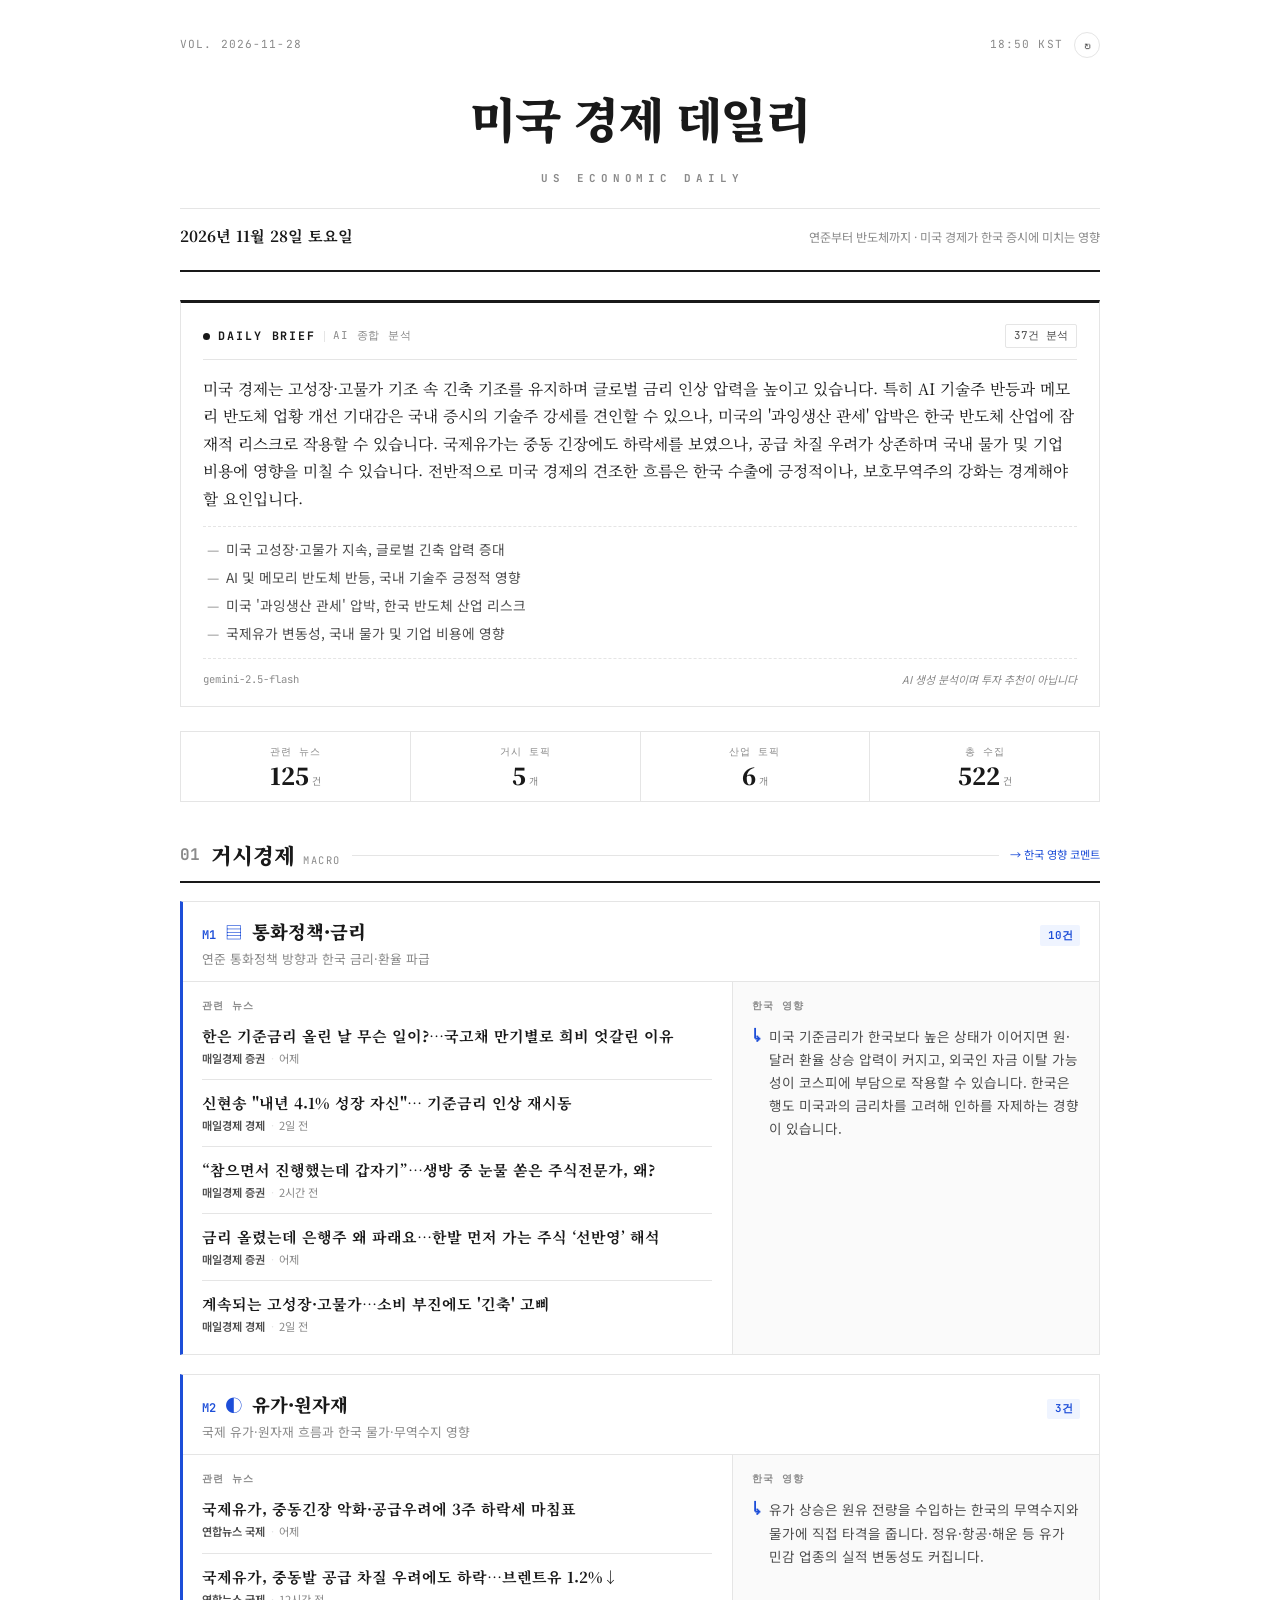
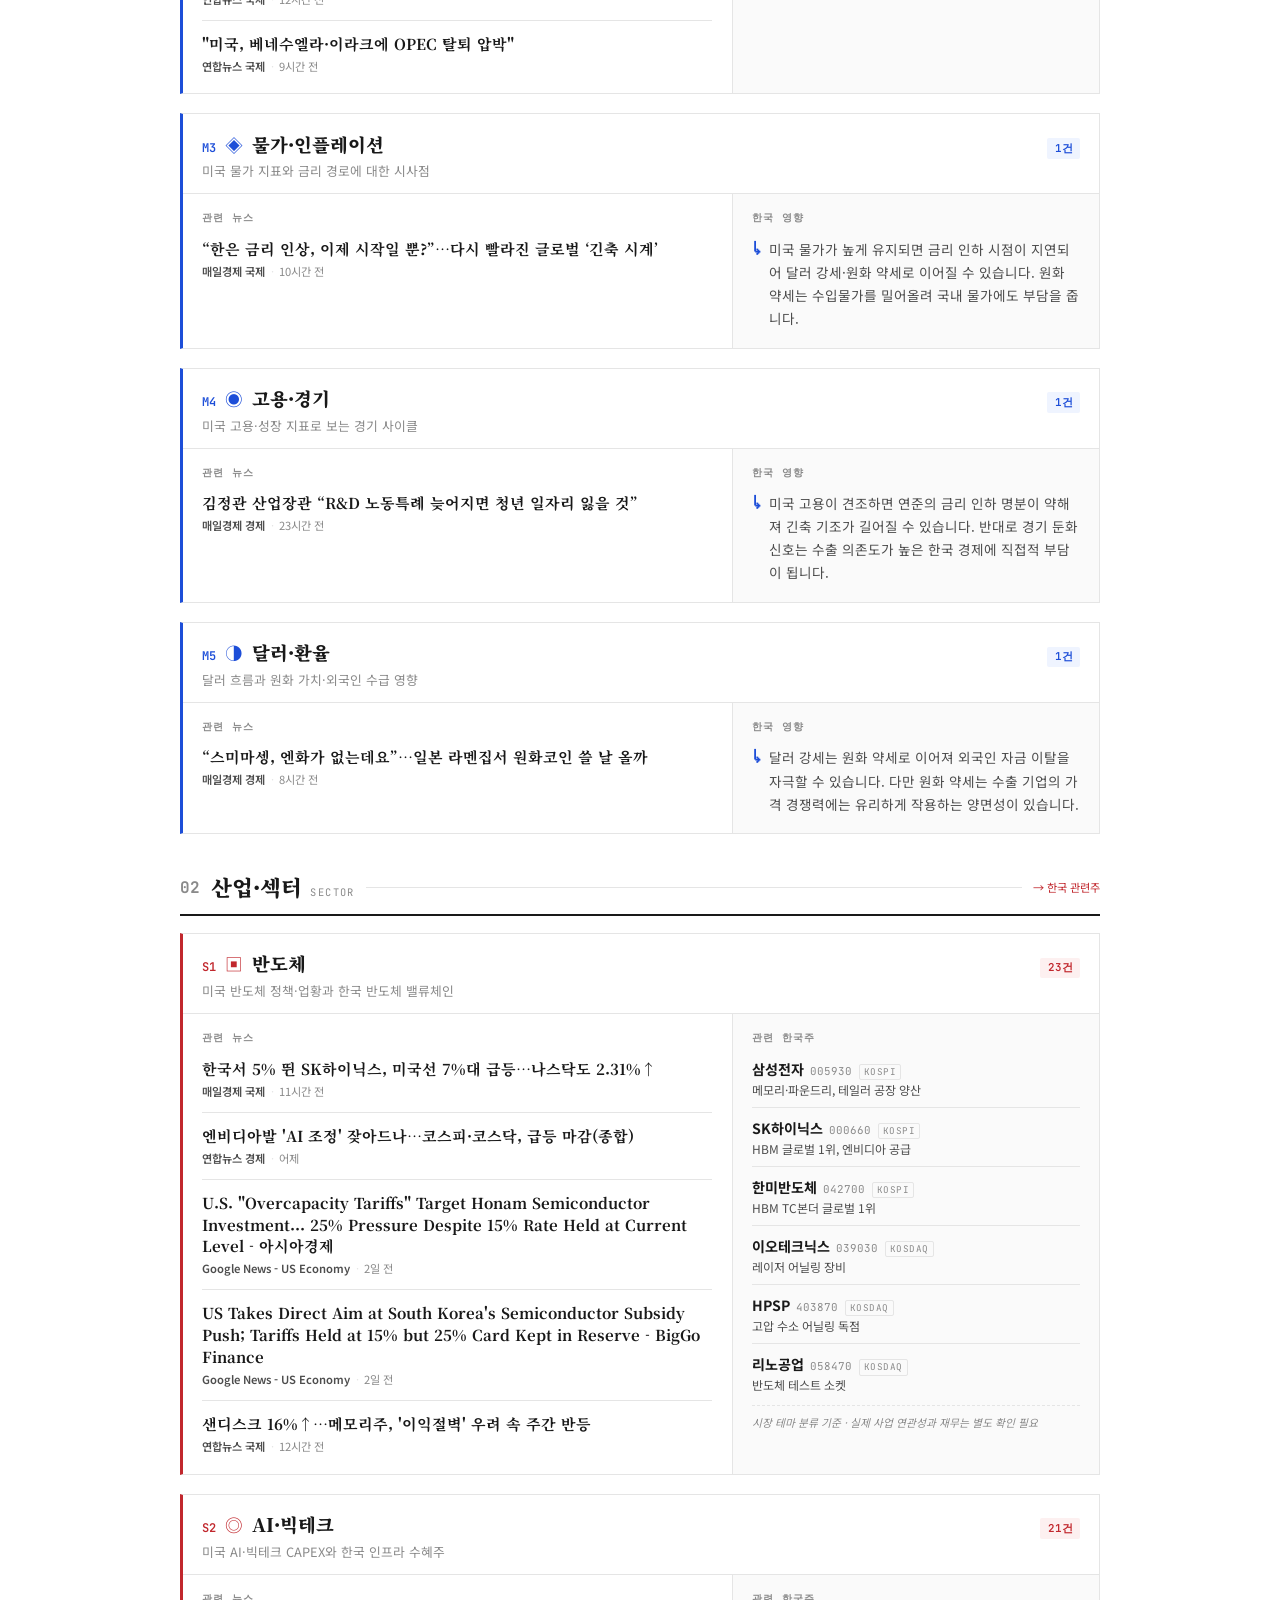
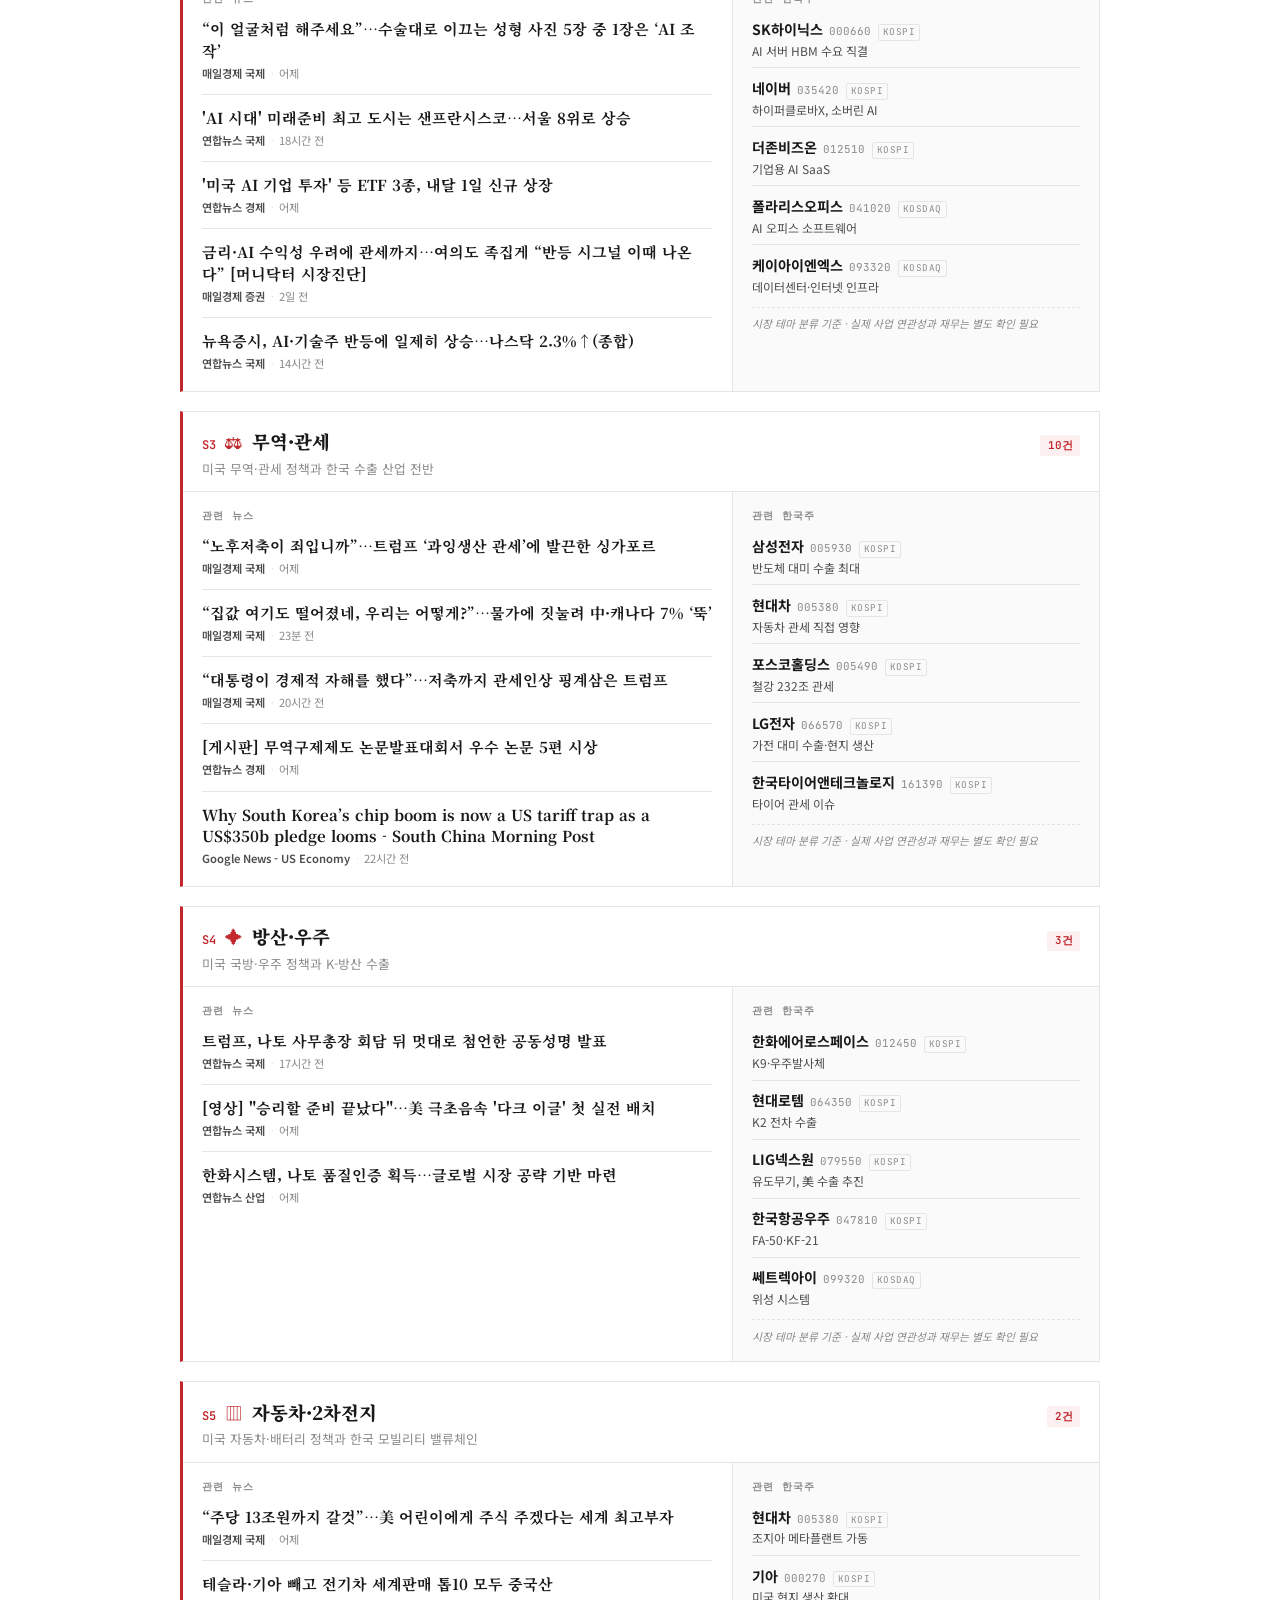
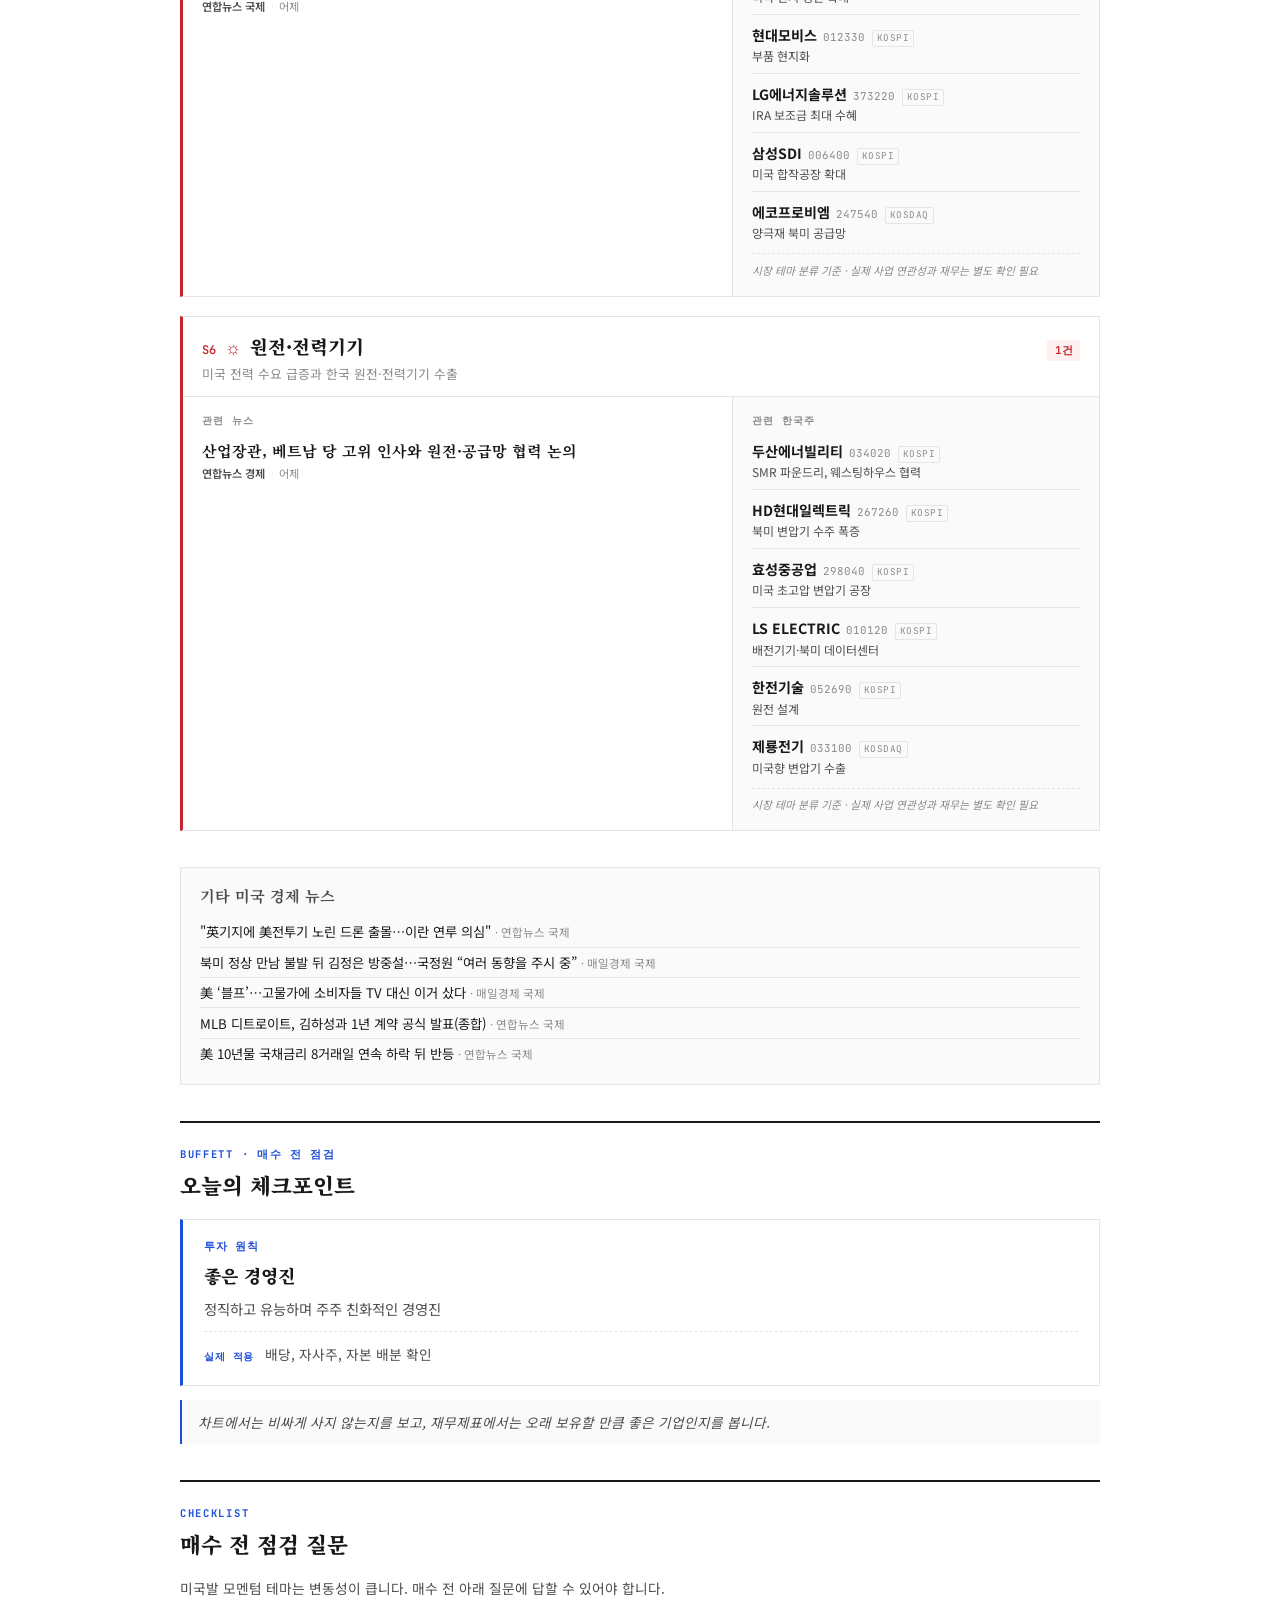
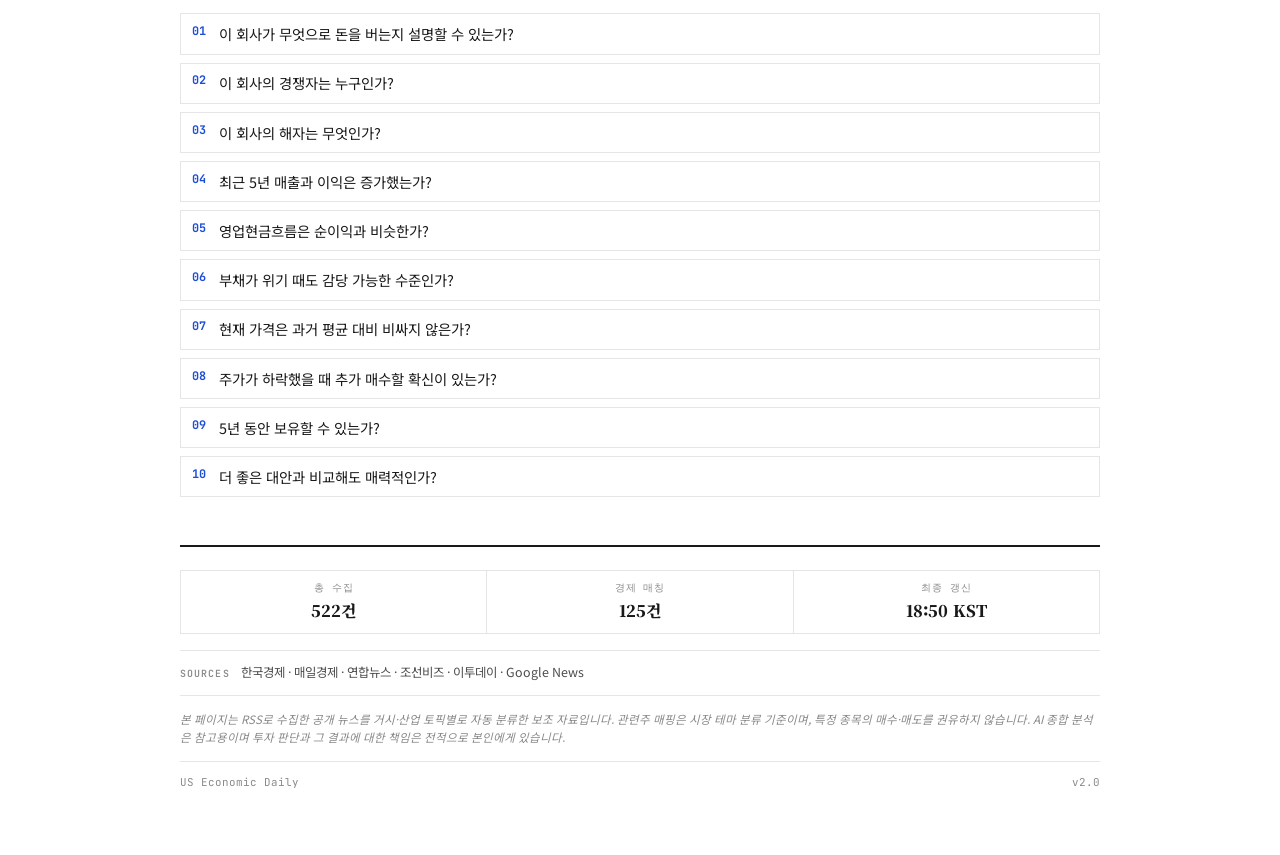
<file: index.html>
<!DOCTYPE html>
<html lang="ko">
<head>
    <meta charset="UTF-8">
    <meta name="viewport" content="width=device-width, initial-scale=1.0, maximum-scale=5.0">
    <meta name="description" content="미국 거시경제와 산업 동향이 한국 증시에 미치는 영향을 자동으로 추적하는 도구">
    <title>미국 경제 데일리 · 2026년 11월 28일 토요일</title>
    <link rel="preconnect" href="https://fonts.googleapis.com">
    <link rel="preconnect" href="https://fonts.gstatic.com" crossorigin>
    <link href="https://fonts.googleapis.com/css2?family=Noto+Serif+KR:wght@400;700;900&family=Noto+Sans+KR:wght@300;400;500;700&family=JetBrains+Mono:wght@400;600&display=swap" rel="stylesheet">
    <link rel="stylesheet" href="static/style.css">
</head>
<body>
<div class="paper">

    <!-- 마스트헤드 -->
    <header class="masthead">
        <div class="masthead-top">
            <span class="edition-no">VOL. 2026-11-28</span>
            <div class="meta-right">
                <span class="time-label">18:50 KST</span>
                <button class="refresh-btn" onclick="window.location.reload()" title="새로고침">↻</button>
            </div>
        </div>
        <h1 class="paper-title">
            <span class="title-line-1">미국 경제 데일리</span>
            <span class="title-en">US ECONOMIC DAILY</span>
        </h1>
        <div class="masthead-bottom">
            <div class="date-line">2026년 11월 28일 토요일</div>
            <div class="tagline">연준부터 반도체까지 · 미국 경제가 한국 증시에 미치는 영향</div>
        </div>
    </header>

    <!-- DAILY BRIEF (Gemini AI 종합 분석) -->
    
    <section class="brief-section">
        <div class="brief-header">
            <div class="brief-label">
                <span class="brief-dot"></span>
                <span class="brief-tag">DAILY BRIEF</span>
                <span class="brief-divider"></span>
                <span class="brief-subtitle">AI 종합 분석</span>
            </div>
            <div class="brief-meta">37건 분석</div>
        </div>
        <div class="brief-body">
            <p class="brief-summary">미국 경제는 고성장·고물가 기조 속 긴축 기조를 유지하며 글로벌 금리 인상 압력을 높이고 있습니다. 특히 AI 기술주 반등과 메모리 반도체 업황 개선 기대감은 국내 증시의 기술주 강세를 견인할 수 있으나, 미국의 &#39;과잉생산 관세&#39; 압박은 한국 반도체 산업에 잠재적 리스크로 작용할 수 있습니다. 국제유가는 중동 긴장에도 하락세를 보였으나, 공급 차질 우려가 상존하며 국내 물가 및 기업 비용에 영향을 미칠 수 있습니다. 전반적으로 미국 경제의 견조한 흐름은 한국 수출에 긍정적이나, 보호무역주의 강화는 경계해야 할 요인입니다.</p>
            
            <ul class="brief-points">
                
                <li>미국 고성장·고물가 지속, 글로벌 긴축 압력 증대</li>
                
                <li>AI 및 메모리 반도체 반등, 국내 기술주 긍정적 영향</li>
                
                <li>미국 &#39;과잉생산 관세&#39; 압박, 한국 반도체 산업 리스크</li>
                
                <li>국제유가 변동성, 국내 물가 및 기업 비용에 영향</li>
                
            </ul>
            
        </div>
        <div class="brief-footer">
            <span class="brief-model">gemini-2.5-flash</span>
            <span class="brief-disclaimer">AI 생성 분석이며 투자 추천이 아닙니다</span>
        </div>
    </section>
    

    

    <!-- 요약 스트립 -->
    <section class="summary-strip">
        <div class="summary-item">
            <div class="summary-label">관련 뉴스</div>
            <div class="summary-value">125<span class="unit">건</span></div>
        </div>
        <div class="summary-item">
            <div class="summary-label">거시 토픽</div>
            <div class="summary-value">5<span class="unit">개</span></div>
        </div>
        <div class="summary-item">
            <div class="summary-label">산업 토픽</div>
            <div class="summary-value">6<span class="unit">개</span></div>
        </div>
        <div class="summary-item">
            <div class="summary-label">총 수집</div>
            <div class="summary-value">522<span class="unit">건</span></div>
        </div>
    </section>

    <!-- 01 거시경제 -->
    
    <div class="mega-section">
        <div class="mega-header">
            <span class="mega-num">01</span>
            <h2 class="mega-title">거시경제 <span class="mega-en">MACRO</span></h2>
            <span class="mega-line"></span>
            <span class="mega-hint macro-hint">→ 한국 영향 코멘트</span>
        </div>
        <div class="topics-wrap">
            
            <article class="topic-block macro-block" id="macro-1">
                <header class="block-header">
                    <div class="block-title-row">
                        <span class="block-num">M1</span>
                        <span class="block-icon">▤</span>
                        <h3 class="block-title">통화정책·금리</h3>
                        <span class="block-count">10건</span>
                    </div>
                    <p class="block-desc">연준 통화정책 방향과 한국 금리·환율 파급</p>
                </header>
                <div class="block-body">
                    <div class="news-column">
                        <div class="column-label">관련 뉴스</div>
                        <ul class="news-list">
                            
                            <li class="news-item">
                                <a href="https://www.mk.co.kr/news/stock/12220173" target="_blank" rel="noopener">
                                    <span class="news-title">한은 기준금리 올린 날 무슨 일이?…국고채 만기별로 희비 엇갈린 이유</span>
                                </a>
                                <div class="news-meta">
                                    <span class="news-source">매일경제 증권</span>
                                    <span class="news-dot">·</span>
                                    <span class="news-time">어제</span>
                                </div>
                                
                            </li>
                            
                            <li class="news-item">
                                <a href="https://www.mk.co.kr/news/economy/12219713" target="_blank" rel="noopener">
                                    <span class="news-title">신현송 &#34;내년 4.1% 성장 자신&#34;… 기준금리 인상 재시동</span>
                                </a>
                                <div class="news-meta">
                                    <span class="news-source">매일경제 경제</span>
                                    <span class="news-dot">·</span>
                                    <span class="news-time">2일 전</span>
                                </div>
                                
                            </li>
                            
                            <li class="news-item">
                                <a href="https://www.mk.co.kr/news/stock/12220717" target="_blank" rel="noopener">
                                    <span class="news-title">“참으면서 진행했는데 갑자기”…생방 중 눈물 쏟은 주식전문가, 왜?</span>
                                </a>
                                <div class="news-meta">
                                    <span class="news-source">매일경제 증권</span>
                                    <span class="news-dot">·</span>
                                    <span class="news-time">2시간 전</span>
                                </div>
                                
                            </li>
                            
                            <li class="news-item">
                                <a href="https://www.mk.co.kr/news/stock/12219785" target="_blank" rel="noopener">
                                    <span class="news-title">금리 올렸는데 은행주 왜 파래요…한발 먼저 가는 주식 ‘선반영’ 해석</span>
                                </a>
                                <div class="news-meta">
                                    <span class="news-source">매일경제 증권</span>
                                    <span class="news-dot">·</span>
                                    <span class="news-time">어제</span>
                                </div>
                                
                            </li>
                            
                            <li class="news-item">
                                <a href="https://www.mk.co.kr/news/economy/12219695" target="_blank" rel="noopener">
                                    <span class="news-title">계속되는 고성장·고물가…소비 부진에도 &#39;긴축&#39; 고삐</span>
                                </a>
                                <div class="news-meta">
                                    <span class="news-source">매일경제 경제</span>
                                    <span class="news-dot">·</span>
                                    <span class="news-time">2일 전</span>
                                </div>
                                
                            </li>
                            
                        </ul>
                    </div>
                    <aside class="comment-column">
                        <div class="column-label">한국 영향</div>
                        <div class="kr-comment">
                            <span class="comment-mark">↳</span>
                            <p>미국 기준금리가 한국보다 높은 상태가 이어지면 원·달러 환율 상승 압력이 커지고, 외국인 자금 이탈 가능성이 코스피에 부담으로 작용할 수 있습니다. 한국은행도 미국과의 금리차를 고려해 인하를 자제하는 경향이 있습니다.</p>
                        </div>
                    </aside>
                </div>
            </article>
            
            <article class="topic-block macro-block" id="macro-2">
                <header class="block-header">
                    <div class="block-title-row">
                        <span class="block-num">M2</span>
                        <span class="block-icon">◐</span>
                        <h3 class="block-title">유가·원자재</h3>
                        <span class="block-count">3건</span>
                    </div>
                    <p class="block-desc">국제 유가·원자재 흐름과 한국 물가·무역수지 영향</p>
                </header>
                <div class="block-body">
                    <div class="news-column">
                        <div class="column-label">관련 뉴스</div>
                        <ul class="news-list">
                            
                            <li class="news-item">
                                <a href="https://www.yna.co.kr/view/AKR20261127115100009" target="_blank" rel="noopener">
                                    <span class="news-title">국제유가, 중동긴장 악화·공급우려에 3주 하락세 마침표</span>
                                </a>
                                <div class="news-meta">
                                    <span class="news-source">연합뉴스 국제</span>
                                    <span class="news-dot">·</span>
                                    <span class="news-time">어제</span>
                                </div>
                                
                            </li>
                            
                            <li class="news-item">
                                <a href="https://www.yna.co.kr/view/AKR20261128007900072" target="_blank" rel="noopener">
                                    <span class="news-title">국제유가, 중동발 공급 차질 우려에도 하락…브렌트유 1.2%↓</span>
                                </a>
                                <div class="news-meta">
                                    <span class="news-source">연합뉴스 국제</span>
                                    <span class="news-dot">·</span>
                                    <span class="news-time">12시간 전</span>
                                </div>
                                
                            </li>
                            
                            <li class="news-item">
                                <a href="https://www.yna.co.kr/view/AKR20261128020300009" target="_blank" rel="noopener">
                                    <span class="news-title">&#34;미국, 베네수엘라·이라크에 OPEC 탈퇴 압박&#34;</span>
                                </a>
                                <div class="news-meta">
                                    <span class="news-source">연합뉴스 국제</span>
                                    <span class="news-dot">·</span>
                                    <span class="news-time">9시간 전</span>
                                </div>
                                
                            </li>
                            
                        </ul>
                    </div>
                    <aside class="comment-column">
                        <div class="column-label">한국 영향</div>
                        <div class="kr-comment">
                            <span class="comment-mark">↳</span>
                            <p>유가 상승은 원유 전량을 수입하는 한국의 무역수지와 물가에 직접 타격을 줍니다. 정유·항공·해운 등 유가 민감 업종의 실적 변동성도 커집니다.</p>
                        </div>
                    </aside>
                </div>
            </article>
            
            <article class="topic-block macro-block" id="macro-3">
                <header class="block-header">
                    <div class="block-title-row">
                        <span class="block-num">M3</span>
                        <span class="block-icon">◈</span>
                        <h3 class="block-title">물가·인플레이션</h3>
                        <span class="block-count">1건</span>
                    </div>
                    <p class="block-desc">미국 물가 지표와 금리 경로에 대한 시사점</p>
                </header>
                <div class="block-body">
                    <div class="news-column">
                        <div class="column-label">관련 뉴스</div>
                        <ul class="news-list">
                            
                            <li class="news-item">
                                <a href="https://www.mk.co.kr/news/world/12220621" target="_blank" rel="noopener">
                                    <span class="news-title">“한은 금리 인상, 이제 시작일 뿐?”…다시 빨라진 글로벌 ‘긴축 시계’</span>
                                </a>
                                <div class="news-meta">
                                    <span class="news-source">매일경제 국제</span>
                                    <span class="news-dot">·</span>
                                    <span class="news-time">10시간 전</span>
                                </div>
                                
                            </li>
                            
                        </ul>
                    </div>
                    <aside class="comment-column">
                        <div class="column-label">한국 영향</div>
                        <div class="kr-comment">
                            <span class="comment-mark">↳</span>
                            <p>미국 물가가 높게 유지되면 금리 인하 시점이 지연되어 달러 강세·원화 약세로 이어질 수 있습니다. 원화 약세는 수입물가를 밀어올려 국내 물가에도 부담을 줍니다.</p>
                        </div>
                    </aside>
                </div>
            </article>
            
            <article class="topic-block macro-block" id="macro-4">
                <header class="block-header">
                    <div class="block-title-row">
                        <span class="block-num">M4</span>
                        <span class="block-icon">◉</span>
                        <h3 class="block-title">고용·경기</h3>
                        <span class="block-count">1건</span>
                    </div>
                    <p class="block-desc">미국 고용·성장 지표로 보는 경기 사이클</p>
                </header>
                <div class="block-body">
                    <div class="news-column">
                        <div class="column-label">관련 뉴스</div>
                        <ul class="news-list">
                            
                            <li class="news-item">
                                <a href="https://www.mk.co.kr/news/economy/12220464" target="_blank" rel="noopener">
                                    <span class="news-title">김정관 산업장관 “R&amp;D 노동특례 늦어지면 청년 일자리 잃을 것”</span>
                                </a>
                                <div class="news-meta">
                                    <span class="news-source">매일경제 경제</span>
                                    <span class="news-dot">·</span>
                                    <span class="news-time">23시간 전</span>
                                </div>
                                
                            </li>
                            
                        </ul>
                    </div>
                    <aside class="comment-column">
                        <div class="column-label">한국 영향</div>
                        <div class="kr-comment">
                            <span class="comment-mark">↳</span>
                            <p>미국 고용이 견조하면 연준의 금리 인하 명분이 약해져 긴축 기조가 길어질 수 있습니다. 반대로 경기 둔화 신호는 수출 의존도가 높은 한국 경제에 직접적 부담이 됩니다.</p>
                        </div>
                    </aside>
                </div>
            </article>
            
            <article class="topic-block macro-block" id="macro-5">
                <header class="block-header">
                    <div class="block-title-row">
                        <span class="block-num">M5</span>
                        <span class="block-icon">◑</span>
                        <h3 class="block-title">달러·환율</h3>
                        <span class="block-count">1건</span>
                    </div>
                    <p class="block-desc">달러 흐름과 원화 가치·외국인 수급 영향</p>
                </header>
                <div class="block-body">
                    <div class="news-column">
                        <div class="column-label">관련 뉴스</div>
                        <ul class="news-list">
                            
                            <li class="news-item">
                                <a href="https://www.mk.co.kr/news/economy/12220665" target="_blank" rel="noopener">
                                    <span class="news-title">“스미마셍, 엔화가 없는데요”…일본 라멘집서 원화코인 쓸 날 올까</span>
                                </a>
                                <div class="news-meta">
                                    <span class="news-source">매일경제 경제</span>
                                    <span class="news-dot">·</span>
                                    <span class="news-time">8시간 전</span>
                                </div>
                                
                            </li>
                            
                        </ul>
                    </div>
                    <aside class="comment-column">
                        <div class="column-label">한국 영향</div>
                        <div class="kr-comment">
                            <span class="comment-mark">↳</span>
                            <p>달러 강세는 원화 약세로 이어져 외국인 자금 이탈을 자극할 수 있습니다. 다만 원화 약세는 수출 기업의 가격 경쟁력에는 유리하게 작용하는 양면성이 있습니다.</p>
                        </div>
                    </aside>
                </div>
            </article>
            
        </div>
    </div>
    

    <!-- 02 산업·섹터 -->
    
    <div class="mega-section">
        <div class="mega-header">
            <span class="mega-num">02</span>
            <h2 class="mega-title">산업·섹터 <span class="mega-en">SECTOR</span></h2>
            <span class="mega-line"></span>
            <span class="mega-hint sector-hint">→ 한국 관련주</span>
        </div>
        <div class="topics-wrap">
            
            <article class="topic-block sector-block" id="sector-1">
                <header class="block-header">
                    <div class="block-title-row">
                        <span class="block-num">S1</span>
                        <span class="block-icon">▣</span>
                        <h3 class="block-title">반도체</h3>
                        <span class="block-count">23건</span>
                    </div>
                    <p class="block-desc">미국 반도체 정책·업황과 한국 반도체 밸류체인</p>
                </header>
                <div class="block-body">
                    <div class="news-column">
                        <div class="column-label">관련 뉴스</div>
                        <ul class="news-list">
                            
                            <li class="news-item">
                                <a href="https://www.mk.co.kr/news/stock/12220603" target="_blank" rel="noopener">
                                    <span class="news-title">한국서 5% 뛴 SK하이닉스, 미국선 7%대 급등…나스닥도 2.31%↑</span>
                                </a>
                                <div class="news-meta">
                                    <span class="news-source">매일경제 국제</span>
                                    <span class="news-dot">·</span>
                                    <span class="news-time">11시간 전</span>
                                </div>
                                
                            </li>
                            
                            <li class="news-item">
                                <a href="https://www.yna.co.kr/view/AKR20261127078351008" target="_blank" rel="noopener">
                                    <span class="news-title">엔비디아발 &#39;AI 조정&#39; 잦아드나…코스피·코스닥, 급등 마감(종합)</span>
                                </a>
                                <div class="news-meta">
                                    <span class="news-source">연합뉴스 경제</span>
                                    <span class="news-dot">·</span>
                                    <span class="news-time">어제</span>
                                </div>
                                
                            </li>
                            
                            <li class="news-item">
                                <a href="https://news.google.com/rss/articles/CBMiZEFVX3lxTFBtVnVKLThGcnpFTVdzNWdwdWNXd0lqZFcxTlpKMUlPb1Myelo1T0owQ2lJX3N6bnNOcGN5YmtOUkUxaUhlMkJkWEdJckN2TXduTEZETkFPbWswOEtjZmV1T1hWR1U?oc=5" target="_blank" rel="noopener">
                                    <span class="news-title">U.S. &#34;Overcapacity Tariffs&#34; Target Honam Semiconductor Investment... 25% Pressure Despite 15% Rate Held at Current Level - 아시아경제</span>
                                </a>
                                <div class="news-meta">
                                    <span class="news-source">Google News - US Economy</span>
                                    <span class="news-dot">·</span>
                                    <span class="news-time">2일 전</span>
                                </div>
                                
                            </li>
                            
                            <li class="news-item">
                                <a href="https://news.google.com/rss/articles/CBMidkFVX3lxTE53c3k3WUYyN09Ka1BzT1FEb3BUMjRKSTVVMk5DY0pUMTBQVDVsMFlmUWtwc0FpS1FzN3RFQ05WU1NLOXZ6Sm41blBJbTg2WVhyNkVUMGplYlBBMGsySkVQQ2ZOMEh1M1dRR3hJNi1FcTNiYll0LUE?oc=5" target="_blank" rel="noopener">
                                    <span class="news-title">US Takes Direct Aim at South Korea&#39;s Semiconductor Subsidy Push; Tariffs Held at 15% but 25% Card Kept in Reserve - BigGo Finance</span>
                                </a>
                                <div class="news-meta">
                                    <span class="news-source">Google News - US Economy</span>
                                    <span class="news-dot">·</span>
                                    <span class="news-time">2일 전</span>
                                </div>
                                
                            </li>
                            
                            <li class="news-item">
                                <a href="https://www.yna.co.kr/view/AKR20261128008900009" target="_blank" rel="noopener">
                                    <span class="news-title">샌디스크 16%↑…메모리주, &#39;이익절벽&#39; 우려 속 주간 반등</span>
                                </a>
                                <div class="news-meta">
                                    <span class="news-source">연합뉴스 국제</span>
                                    <span class="news-dot">·</span>
                                    <span class="news-time">12시간 전</span>
                                </div>
                                
                            </li>
                            
                        </ul>
                    </div>
                    
                    <aside class="stocks-column">
                        <div class="column-label">관련 한국주</div>
                        <ul class="stocks-list">
                            
                            <li class="stock-row">
                                <div class="stock-head">
                                    <span class="stock-name">삼성전자</span>
                                    <span class="stock-code">005930</span>
                                    <span class="stock-market">KOSPI</span>
                                </div>
                                <div class="stock-note">메모리·파운드리, 테일러 공장 양산</div>
                            </li>
                            
                            <li class="stock-row">
                                <div class="stock-head">
                                    <span class="stock-name">SK하이닉스</span>
                                    <span class="stock-code">000660</span>
                                    <span class="stock-market">KOSPI</span>
                                </div>
                                <div class="stock-note">HBM 글로벌 1위, 엔비디아 공급</div>
                            </li>
                            
                            <li class="stock-row">
                                <div class="stock-head">
                                    <span class="stock-name">한미반도체</span>
                                    <span class="stock-code">042700</span>
                                    <span class="stock-market">KOSPI</span>
                                </div>
                                <div class="stock-note">HBM TC본더 글로벌 1위</div>
                            </li>
                            
                            <li class="stock-row">
                                <div class="stock-head">
                                    <span class="stock-name">이오테크닉스</span>
                                    <span class="stock-code">039030</span>
                                    <span class="stock-market">KOSDAQ</span>
                                </div>
                                <div class="stock-note">레이저 어닐링 장비</div>
                            </li>
                            
                            <li class="stock-row">
                                <div class="stock-head">
                                    <span class="stock-name">HPSP</span>
                                    <span class="stock-code">403870</span>
                                    <span class="stock-market">KOSDAQ</span>
                                </div>
                                <div class="stock-note">고압 수소 어닐링 독점</div>
                            </li>
                            
                            <li class="stock-row">
                                <div class="stock-head">
                                    <span class="stock-name">리노공업</span>
                                    <span class="stock-code">058470</span>
                                    <span class="stock-market">KOSDAQ</span>
                                </div>
                                <div class="stock-note">반도체 테스트 소켓</div>
                            </li>
                            
                        </ul>
                        <p class="stocks-disclaimer">시장 테마 분류 기준 · 실제 사업 연관성과 재무는 별도 확인 필요</p>
                    </aside>
                    
                </div>
            </article>
            
            <article class="topic-block sector-block" id="sector-2">
                <header class="block-header">
                    <div class="block-title-row">
                        <span class="block-num">S2</span>
                        <span class="block-icon">◎</span>
                        <h3 class="block-title">AI·빅테크</h3>
                        <span class="block-count">21건</span>
                    </div>
                    <p class="block-desc">미국 AI·빅테크 CAPEX와 한국 인프라 수혜주</p>
                </header>
                <div class="block-body">
                    <div class="news-column">
                        <div class="column-label">관련 뉴스</div>
                        <ul class="news-list">
                            
                            <li class="news-item">
                                <a href="https://www.mk.co.kr/news/world/12220316" target="_blank" rel="noopener">
                                    <span class="news-title">“이 얼굴처럼 해주세요”…수술대로 이끄는 성형 사진 5장 중 1장은 ‘AI 조작’</span>
                                </a>
                                <div class="news-meta">
                                    <span class="news-source">매일경제 국제</span>
                                    <span class="news-dot">·</span>
                                    <span class="news-time">어제</span>
                                </div>
                                
                            </li>
                            
                            <li class="news-item">
                                <a href="https://www.yna.co.kr/view/AKR20261127169800371" target="_blank" rel="noopener">
                                    <span class="news-title">&#39;AI 시대&#39; 미래준비 최고 도시는 샌프란시스코…서울 8위로 상승</span>
                                </a>
                                <div class="news-meta">
                                    <span class="news-source">연합뉴스 국제</span>
                                    <span class="news-dot">·</span>
                                    <span class="news-time">18시간 전</span>
                                </div>
                                
                            </li>
                            
                            <li class="news-item">
                                <a href="https://www.yna.co.kr/view/AKR20261127129900008" target="_blank" rel="noopener">
                                    <span class="news-title">&#39;미국 AI 기업 투자&#39; 등 ETF 3종, 내달 1일 신규 상장</span>
                                </a>
                                <div class="news-meta">
                                    <span class="news-source">연합뉴스 경제</span>
                                    <span class="news-dot">·</span>
                                    <span class="news-time">어제</span>
                                </div>
                                
                            </li>
                            
                            <li class="news-item">
                                <a href="https://www.mk.co.kr/news/stock/12219730" target="_blank" rel="noopener">
                                    <span class="news-title">금리·AI 수익성 우려에 관세까지…여의도 족집게 “반등 시그널 이때 나온다” [머니닥터 시장진단]</span>
                                </a>
                                <div class="news-meta">
                                    <span class="news-source">매일경제 증권</span>
                                    <span class="news-dot">·</span>
                                    <span class="news-time">2일 전</span>
                                </div>
                                
                            </li>
                            
                            <li class="news-item">
                                <a href="https://www.yna.co.kr/view/AKR20261128004851072" target="_blank" rel="noopener">
                                    <span class="news-title">뉴욕증시, AI·기술주 반등에 일제히 상승…나스닥 2.3%↑(종합)</span>
                                </a>
                                <div class="news-meta">
                                    <span class="news-source">연합뉴스 국제</span>
                                    <span class="news-dot">·</span>
                                    <span class="news-time">14시간 전</span>
                                </div>
                                
                            </li>
                            
                        </ul>
                    </div>
                    
                    <aside class="stocks-column">
                        <div class="column-label">관련 한국주</div>
                        <ul class="stocks-list">
                            
                            <li class="stock-row">
                                <div class="stock-head">
                                    <span class="stock-name">SK하이닉스</span>
                                    <span class="stock-code">000660</span>
                                    <span class="stock-market">KOSPI</span>
                                </div>
                                <div class="stock-note">AI 서버 HBM 수요 직결</div>
                            </li>
                            
                            <li class="stock-row">
                                <div class="stock-head">
                                    <span class="stock-name">네이버</span>
                                    <span class="stock-code">035420</span>
                                    <span class="stock-market">KOSPI</span>
                                </div>
                                <div class="stock-note">하이퍼클로바X, 소버린 AI</div>
                            </li>
                            
                            <li class="stock-row">
                                <div class="stock-head">
                                    <span class="stock-name">더존비즈온</span>
                                    <span class="stock-code">012510</span>
                                    <span class="stock-market">KOSPI</span>
                                </div>
                                <div class="stock-note">기업용 AI SaaS</div>
                            </li>
                            
                            <li class="stock-row">
                                <div class="stock-head">
                                    <span class="stock-name">폴라리스오피스</span>
                                    <span class="stock-code">041020</span>
                                    <span class="stock-market">KOSDAQ</span>
                                </div>
                                <div class="stock-note">AI 오피스 소프트웨어</div>
                            </li>
                            
                            <li class="stock-row">
                                <div class="stock-head">
                                    <span class="stock-name">케이아이엔엑스</span>
                                    <span class="stock-code">093320</span>
                                    <span class="stock-market">KOSDAQ</span>
                                </div>
                                <div class="stock-note">데이터센터·인터넷 인프라</div>
                            </li>
                            
                        </ul>
                        <p class="stocks-disclaimer">시장 테마 분류 기준 · 실제 사업 연관성과 재무는 별도 확인 필요</p>
                    </aside>
                    
                </div>
            </article>
            
            <article class="topic-block sector-block" id="sector-3">
                <header class="block-header">
                    <div class="block-title-row">
                        <span class="block-num">S3</span>
                        <span class="block-icon">⚖</span>
                        <h3 class="block-title">무역·관세</h3>
                        <span class="block-count">10건</span>
                    </div>
                    <p class="block-desc">미국 무역·관세 정책과 한국 수출 산업 전반</p>
                </header>
                <div class="block-body">
                    <div class="news-column">
                        <div class="column-label">관련 뉴스</div>
                        <ul class="news-list">
                            
                            <li class="news-item">
                                <a href="https://www.mk.co.kr/news/world/12219994" target="_blank" rel="noopener">
                                    <span class="news-title">“노후저축이 죄입니까”…트럼프 ‘과잉생산 관세’에 발끈한 싱가포르</span>
                                </a>
                                <div class="news-meta">
                                    <span class="news-source">매일경제 국제</span>
                                    <span class="news-dot">·</span>
                                    <span class="news-time">어제</span>
                                </div>
                                
                            </li>
                            
                            <li class="news-item">
                                <a href="https://www.mk.co.kr/news/world/12220744" target="_blank" rel="noopener">
                                    <span class="news-title">“집값 여기도 떨어졌네, 우리는 어떻게?”…물가에 짓눌려 中·캐나다 7% ‘뚝’</span>
                                </a>
                                <div class="news-meta">
                                    <span class="news-source">매일경제 국제</span>
                                    <span class="news-dot">·</span>
                                    <span class="news-time">23분 전</span>
                                </div>
                                
                            </li>
                            
                            <li class="news-item">
                                <a href="https://www.mk.co.kr/news/world/12220521" target="_blank" rel="noopener">
                                    <span class="news-title">“대통령이 경제적 자해를 했다”…저축까지 관세인상 핑계삼은 트럼프</span>
                                </a>
                                <div class="news-meta">
                                    <span class="news-source">매일경제 국제</span>
                                    <span class="news-dot">·</span>
                                    <span class="news-time">20시간 전</span>
                                </div>
                                
                            </li>
                            
                            <li class="news-item">
                                <a href="https://www.yna.co.kr/view/AKR20261127143900003" target="_blank" rel="noopener">
                                    <span class="news-title">[게시판] 무역구제제도 논문발표대회서 우수 논문 5편 시상</span>
                                </a>
                                <div class="news-meta">
                                    <span class="news-source">연합뉴스 경제</span>
                                    <span class="news-dot">·</span>
                                    <span class="news-time">어제</span>
                                </div>
                                
                            </li>
                            
                            <li class="news-item">
                                <a href="https://news.google.com/rss/articles/[base64]?oc=5" target="_blank" rel="noopener">
                                    <span class="news-title">Why South Korea’s chip boom is now a US tariff trap as a US$350b pledge looms - South China Morning Post</span>
                                </a>
                                <div class="news-meta">
                                    <span class="news-source">Google News - US Economy</span>
                                    <span class="news-dot">·</span>
                                    <span class="news-time">22시간 전</span>
                                </div>
                                
                            </li>
                            
                        </ul>
                    </div>
                    
                    <aside class="stocks-column">
                        <div class="column-label">관련 한국주</div>
                        <ul class="stocks-list">
                            
                            <li class="stock-row">
                                <div class="stock-head">
                                    <span class="stock-name">삼성전자</span>
                                    <span class="stock-code">005930</span>
                                    <span class="stock-market">KOSPI</span>
                                </div>
                                <div class="stock-note">반도체 대미 수출 최대</div>
                            </li>
                            
                            <li class="stock-row">
                                <div class="stock-head">
                                    <span class="stock-name">현대차</span>
                                    <span class="stock-code">005380</span>
                                    <span class="stock-market">KOSPI</span>
                                </div>
                                <div class="stock-note">자동차 관세 직접 영향</div>
                            </li>
                            
                            <li class="stock-row">
                                <div class="stock-head">
                                    <span class="stock-name">포스코홀딩스</span>
                                    <span class="stock-code">005490</span>
                                    <span class="stock-market">KOSPI</span>
                                </div>
                                <div class="stock-note">철강 232조 관세</div>
                            </li>
                            
                            <li class="stock-row">
                                <div class="stock-head">
                                    <span class="stock-name">LG전자</span>
                                    <span class="stock-code">066570</span>
                                    <span class="stock-market">KOSPI</span>
                                </div>
                                <div class="stock-note">가전 대미 수출·현지 생산</div>
                            </li>
                            
                            <li class="stock-row">
                                <div class="stock-head">
                                    <span class="stock-name">한국타이어앤테크놀로지</span>
                                    <span class="stock-code">161390</span>
                                    <span class="stock-market">KOSPI</span>
                                </div>
                                <div class="stock-note">타이어 관세 이슈</div>
                            </li>
                            
                        </ul>
                        <p class="stocks-disclaimer">시장 테마 분류 기준 · 실제 사업 연관성과 재무는 별도 확인 필요</p>
                    </aside>
                    
                </div>
            </article>
            
            <article class="topic-block sector-block" id="sector-4">
                <header class="block-header">
                    <div class="block-title-row">
                        <span class="block-num">S4</span>
                        <span class="block-icon">✦</span>
                        <h3 class="block-title">방산·우주</h3>
                        <span class="block-count">3건</span>
                    </div>
                    <p class="block-desc">미국 국방·우주 정책과 K-방산 수출</p>
                </header>
                <div class="block-body">
                    <div class="news-column">
                        <div class="column-label">관련 뉴스</div>
                        <ul class="news-list">
                            
                            <li class="news-item">
                                <a href="https://www.yna.co.kr/view/AKR20261128002600071" target="_blank" rel="noopener">
                                    <span class="news-title">트럼프, 나토 사무총장 회담 뒤 멋대로 첨언한 공동성명 발표</span>
                                </a>
                                <div class="news-meta">
                                    <span class="news-source">연합뉴스 국제</span>
                                    <span class="news-dot">·</span>
                                    <span class="news-time">17시간 전</span>
                                </div>
                                
                            </li>
                            
                            <li class="news-item">
                                <a href="https://www.yna.co.kr/view/AKR20261127139900704" target="_blank" rel="noopener">
                                    <span class="news-title">[영상] &#34;승리할 준비 끝났다&#34;…美 극초음속 &#39;다크 이글&#39; 첫 실전 배치</span>
                                </a>
                                <div class="news-meta">
                                    <span class="news-source">연합뉴스 국제</span>
                                    <span class="news-dot">·</span>
                                    <span class="news-time">어제</span>
                                </div>
                                
                            </li>
                            
                            <li class="news-item">
                                <a href="https://www.yna.co.kr/view/AKR20261127084000003" target="_blank" rel="noopener">
                                    <span class="news-title">한화시스템, 나토 품질인증 획득…글로벌 시장 공략 기반 마련</span>
                                </a>
                                <div class="news-meta">
                                    <span class="news-source">연합뉴스 산업</span>
                                    <span class="news-dot">·</span>
                                    <span class="news-time">어제</span>
                                </div>
                                
                            </li>
                            
                        </ul>
                    </div>
                    
                    <aside class="stocks-column">
                        <div class="column-label">관련 한국주</div>
                        <ul class="stocks-list">
                            
                            <li class="stock-row">
                                <div class="stock-head">
                                    <span class="stock-name">한화에어로스페이스</span>
                                    <span class="stock-code">012450</span>
                                    <span class="stock-market">KOSPI</span>
                                </div>
                                <div class="stock-note">K9·우주발사체</div>
                            </li>
                            
                            <li class="stock-row">
                                <div class="stock-head">
                                    <span class="stock-name">현대로템</span>
                                    <span class="stock-code">064350</span>
                                    <span class="stock-market">KOSPI</span>
                                </div>
                                <div class="stock-note">K2 전차 수출</div>
                            </li>
                            
                            <li class="stock-row">
                                <div class="stock-head">
                                    <span class="stock-name">LIG넥스원</span>
                                    <span class="stock-code">079550</span>
                                    <span class="stock-market">KOSPI</span>
                                </div>
                                <div class="stock-note">유도무기, 美 수출 추진</div>
                            </li>
                            
                            <li class="stock-row">
                                <div class="stock-head">
                                    <span class="stock-name">한국항공우주</span>
                                    <span class="stock-code">047810</span>
                                    <span class="stock-market">KOSPI</span>
                                </div>
                                <div class="stock-note">FA-50·KF-21</div>
                            </li>
                            
                            <li class="stock-row">
                                <div class="stock-head">
                                    <span class="stock-name">쎄트렉아이</span>
                                    <span class="stock-code">099320</span>
                                    <span class="stock-market">KOSDAQ</span>
                                </div>
                                <div class="stock-note">위성 시스템</div>
                            </li>
                            
                        </ul>
                        <p class="stocks-disclaimer">시장 테마 분류 기준 · 실제 사업 연관성과 재무는 별도 확인 필요</p>
                    </aside>
                    
                </div>
            </article>
            
            <article class="topic-block sector-block" id="sector-5">
                <header class="block-header">
                    <div class="block-title-row">
                        <span class="block-num">S5</span>
                        <span class="block-icon">▥</span>
                        <h3 class="block-title">자동차·2차전지</h3>
                        <span class="block-count">2건</span>
                    </div>
                    <p class="block-desc">미국 자동차·배터리 정책과 한국 모빌리티 밸류체인</p>
                </header>
                <div class="block-body">
                    <div class="news-column">
                        <div class="column-label">관련 뉴스</div>
                        <ul class="news-list">
                            
                            <li class="news-item">
                                <a href="https://www.mk.co.kr/news/world/12219845" target="_blank" rel="noopener">
                                    <span class="news-title">“주당 13조원까지 갈것”…美 어린이에게 주식 주겠다는 세계 최고부자</span>
                                </a>
                                <div class="news-meta">
                                    <span class="news-source">매일경제 국제</span>
                                    <span class="news-dot">·</span>
                                    <span class="news-time">어제</span>
                                </div>
                                
                            </li>
                            
                            <li class="news-item">
                                <a href="https://www.yna.co.kr/view/AKR20261127114400009" target="_blank" rel="noopener">
                                    <span class="news-title">테슬라·기아 빼고 전기차 세계판매 톱10 모두 중국산</span>
                                </a>
                                <div class="news-meta">
                                    <span class="news-source">연합뉴스 국제</span>
                                    <span class="news-dot">·</span>
                                    <span class="news-time">어제</span>
                                </div>
                                
                            </li>
                            
                        </ul>
                    </div>
                    
                    <aside class="stocks-column">
                        <div class="column-label">관련 한국주</div>
                        <ul class="stocks-list">
                            
                            <li class="stock-row">
                                <div class="stock-head">
                                    <span class="stock-name">현대차</span>
                                    <span class="stock-code">005380</span>
                                    <span class="stock-market">KOSPI</span>
                                </div>
                                <div class="stock-note">조지아 메타플랜트 가동</div>
                            </li>
                            
                            <li class="stock-row">
                                <div class="stock-head">
                                    <span class="stock-name">기아</span>
                                    <span class="stock-code">000270</span>
                                    <span class="stock-market">KOSPI</span>
                                </div>
                                <div class="stock-note">미국 현지 생산 확대</div>
                            </li>
                            
                            <li class="stock-row">
                                <div class="stock-head">
                                    <span class="stock-name">현대모비스</span>
                                    <span class="stock-code">012330</span>
                                    <span class="stock-market">KOSPI</span>
                                </div>
                                <div class="stock-note">부품 현지화</div>
                            </li>
                            
                            <li class="stock-row">
                                <div class="stock-head">
                                    <span class="stock-name">LG에너지솔루션</span>
                                    <span class="stock-code">373220</span>
                                    <span class="stock-market">KOSPI</span>
                                </div>
                                <div class="stock-note">IRA 보조금 최대 수혜</div>
                            </li>
                            
                            <li class="stock-row">
                                <div class="stock-head">
                                    <span class="stock-name">삼성SDI</span>
                                    <span class="stock-code">006400</span>
                                    <span class="stock-market">KOSPI</span>
                                </div>
                                <div class="stock-note">미국 합작공장 확대</div>
                            </li>
                            
                            <li class="stock-row">
                                <div class="stock-head">
                                    <span class="stock-name">에코프로비엠</span>
                                    <span class="stock-code">247540</span>
                                    <span class="stock-market">KOSDAQ</span>
                                </div>
                                <div class="stock-note">양극재 북미 공급망</div>
                            </li>
                            
                        </ul>
                        <p class="stocks-disclaimer">시장 테마 분류 기준 · 실제 사업 연관성과 재무는 별도 확인 필요</p>
                    </aside>
                    
                </div>
            </article>
            
            <article class="topic-block sector-block" id="sector-6">
                <header class="block-header">
                    <div class="block-title-row">
                        <span class="block-num">S6</span>
                        <span class="block-icon">☼</span>
                        <h3 class="block-title">원전·전력기기</h3>
                        <span class="block-count">1건</span>
                    </div>
                    <p class="block-desc">미국 전력 수요 급증과 한국 원전·전력기기 수출</p>
                </header>
                <div class="block-body">
                    <div class="news-column">
                        <div class="column-label">관련 뉴스</div>
                        <ul class="news-list">
                            
                            <li class="news-item">
                                <a href="https://www.yna.co.kr/view/AKR20261127041800003" target="_blank" rel="noopener">
                                    <span class="news-title">산업장관, 베트남 당 고위 인사와 원전·공급망 협력 논의</span>
                                </a>
                                <div class="news-meta">
                                    <span class="news-source">연합뉴스 경제</span>
                                    <span class="news-dot">·</span>
                                    <span class="news-time">어제</span>
                                </div>
                                
                            </li>
                            
                        </ul>
                    </div>
                    
                    <aside class="stocks-column">
                        <div class="column-label">관련 한국주</div>
                        <ul class="stocks-list">
                            
                            <li class="stock-row">
                                <div class="stock-head">
                                    <span class="stock-name">두산에너빌리티</span>
                                    <span class="stock-code">034020</span>
                                    <span class="stock-market">KOSPI</span>
                                </div>
                                <div class="stock-note">SMR 파운드리, 웨스팅하우스 협력</div>
                            </li>
                            
                            <li class="stock-row">
                                <div class="stock-head">
                                    <span class="stock-name">HD현대일렉트릭</span>
                                    <span class="stock-code">267260</span>
                                    <span class="stock-market">KOSPI</span>
                                </div>
                                <div class="stock-note">북미 변압기 수주 폭증</div>
                            </li>
                            
                            <li class="stock-row">
                                <div class="stock-head">
                                    <span class="stock-name">효성중공업</span>
                                    <span class="stock-code">298040</span>
                                    <span class="stock-market">KOSPI</span>
                                </div>
                                <div class="stock-note">미국 초고압 변압기 공장</div>
                            </li>
                            
                            <li class="stock-row">
                                <div class="stock-head">
                                    <span class="stock-name">LS ELECTRIC</span>
                                    <span class="stock-code">010120</span>
                                    <span class="stock-market">KOSPI</span>
                                </div>
                                <div class="stock-note">배전기기·북미 데이터센터</div>
                            </li>
                            
                            <li class="stock-row">
                                <div class="stock-head">
                                    <span class="stock-name">한전기술</span>
                                    <span class="stock-code">052690</span>
                                    <span class="stock-market">KOSPI</span>
                                </div>
                                <div class="stock-note">원전 설계</div>
                            </li>
                            
                            <li class="stock-row">
                                <div class="stock-head">
                                    <span class="stock-name">제룡전기</span>
                                    <span class="stock-code">033100</span>
                                    <span class="stock-market">KOSDAQ</span>
                                </div>
                                <div class="stock-note">미국향 변압기 수출</div>
                            </li>
                            
                        </ul>
                        <p class="stocks-disclaimer">시장 테마 분류 기준 · 실제 사업 연관성과 재무는 별도 확인 필요</p>
                    </aside>
                    
                </div>
            </article>
            
        </div>
    </div>
    

    <!-- 미분류 -->
    
    <section class="uncategorized-section">
        <h3 class="uncat-title">기타 미국 경제 뉴스</h3>
        <ul class="uncat-list">
            
            <li>
                <a href="https://www.yna.co.kr/view/AKR20261128037100009" target="_blank" rel="noopener">&#34;英기지에 美전투기 노린 드론 출몰…이란 연루 의심&#34;</a>
                <span class="uncat-source">· 연합뉴스 국제</span>
            </li>
            
            <li>
                <a href="https://www.mk.co.kr/news/politics/12220670" target="_blank" rel="noopener">북미 정상 만남 불발 뒤 김정은 방중설…국정원 “여러 동향을 주시 중”</a>
                <span class="uncat-source">· 매일경제 국제</span>
            </li>
            
            <li>
                <a href="https://www.mk.co.kr/news/world/12220657" target="_blank" rel="noopener">美 ‘블프’…고물가에 소비자들 TV 대신 이거 샀다</a>
                <span class="uncat-source">· 매일경제 국제</span>
            </li>
            
            <li>
                <a href="https://www.yna.co.kr/view/AKR20261128020751007" target="_blank" rel="noopener">MLB 디트로이트, 김하성과 1년 계약 공식 발표(종합)</a>
                <span class="uncat-source">· 연합뉴스 국제</span>
            </li>
            
            <li>
                <a href="https://www.yna.co.kr/view/AKR20261128022400009" target="_blank" rel="noopener">美 10년물 국채금리 8거래일 연속 하락 뒤 반등</a>
                <span class="uncat-source">· 연합뉴스 국제</span>
            </li>
            
        </ul>
    </section>
    

    

    <!-- 버핏 체크포인트 -->
    
    <section class="buffett-section">
        <div class="section-eyebrow">BUFFETT · 매수 전 점검</div>
        <h2 class="section-h2">오늘의 체크포인트</h2>
        <div class="buffett-card">
            <div class="buffett-type">
                투자 원칙
            </div>
            <h3 class="buffett-title">좋은 경영진</h3>
            <p class="buffett-text">정직하고 유능하며 주주 친화적인 경영진</p>
            
            <div class="buffett-apply">
                <span class="apply-label">실제 적용</span>
                <span class="apply-text">배당, 자사주, 자본 배분 확인</span>
            </div>
            
        </div>
        
        <div class="buffett-oneliner">차트에서는 비싸게 사지 않는지를 보고, 재무제표에서는 오래 보유할 만큼 좋은 기업인지를 봅니다.</div>
        
    </section>
    

    <!-- 매수 전 질문 -->
    
    <section class="questions-section">
        <div class="section-eyebrow">CHECKLIST</div>
        <h2 class="section-h2">매수 전 점검 질문</h2>
        <p class="questions-note">
            미국발 모멘텀 테마는 변동성이 큽니다. 매수 전 아래 질문에 답할 수 있어야 합니다.
        </p>
        <ol class="questions-list">
            
            <li>이 회사가 무엇으로 돈을 버는지 설명할 수 있는가?</li>
            
            <li>이 회사의 경쟁자는 누구인가?</li>
            
            <li>이 회사의 해자는 무엇인가?</li>
            
            <li>최근 5년 매출과 이익은 증가했는가?</li>
            
            <li>영업현금흐름은 순이익과 비슷한가?</li>
            
            <li>부채가 위기 때도 감당 가능한 수준인가?</li>
            
            <li>현재 가격은 과거 평균 대비 비싸지 않은가?</li>
            
            <li>주가가 하락했을 때 추가 매수할 확신이 있는가?</li>
            
            <li>5년 동안 보유할 수 있는가?</li>
            
            <li>더 좋은 대안과 비교해도 매력적인가?</li>
            
        </ol>
    </section>
    

    <!-- 푸터 -->
    <footer class="footer">
        <div class="footer-row">
            <div class="footer-block">
                <div class="footer-label">총 수집</div>
                <div class="footer-value">522건</div>
            </div>
            <div class="footer-block">
                <div class="footer-label">경제 매칭</div>
                <div class="footer-value">125건</div>
            </div>
            <div class="footer-block">
                <div class="footer-label">최종 갱신</div>
                <div class="footer-value">18:50 KST</div>
            </div>
        </div>
        <div class="footer-sources">
            <span class="sources-label">SOURCES</span>
            한국경제 · 매일경제 · 연합뉴스 · 조선비즈 · 이투데이 · Google News
        </div>
        <div class="disclaimer">
            본 페이지는 RSS로 수집한 공개 뉴스를 거시·산업 토픽별로 자동 분류한 보조 자료입니다.
            관련주 매핑은 시장 테마 분류 기준이며, 특정 종목의 매수·매도를 권유하지 않습니다.
            AI 종합 분석은 참고용이며 투자 판단과 그 결과에 대한 책임은 전적으로 본인에게 있습니다.
        </div>
        <div class="footer-bottom">
            <span>US Economic Daily</span>
            <span class="footer-version">v2.0</span>
        </div>
    </footer>

</div>

<script>
    document.addEventListener('keydown', (e) => {
        if ((e.key === 'r' || e.key === 'R') && !e.target.matches('input, textarea')) {
            window.location.reload();
        }
    });
</script>
</body>
</html>
<!-- Built at 2026-11-28T18:50:29.642708+09:00 | US Economic Daily | Static build for GitHub Pages -->
</file>
<file: static/style.css>
/* ============================================================
   US Economic Daily - Style v2 (Clean White)
   - 배경: #ffffff (사용자 표준)
   - 거시(macro) = 파랑 / 산업(sector) = 빨강 포인트
   - 그림자·그라데이션 최소화, 얇은 라인 위주의 미니멀 디자인
   - 한국 컨벤션: 빨강=상승, 파랑=하락 (마켓 지표 표시 시)
   ============================================================ */

:root {
    --bg: #ffffff;
    --bg-soft: #fafafa;
    --ink: #191919;
    --ink-soft: #4d4d4d;
    --ink-light: #8a8a8a;
    --line: #e5e5e5;
    --line-strong: #191919;
    --macro: #1d4ed8;          /* 거시 = 파랑 */
    --macro-soft: #eff4ff;
    --sector: #c1272d;         /* 산업 = 빨강 */
    --sector-soft: #fdf0f0;
    --serif: "Noto Serif KR", Georgia, serif;
    --sans: "Noto Sans KR", -apple-system, BlinkMacSystemFont, sans-serif;
    --mono: "JetBrains Mono", ui-monospace, Consolas, monospace;
}

* { box-sizing: border-box; margin: 0; padding: 0; }

html { scroll-behavior: smooth; }

body {
    font-family: var(--sans);
    background: var(--bg);
    color: var(--ink);
    line-height: 1.6;
    -webkit-font-smoothing: antialiased;
}

.paper {
    max-width: 960px;
    margin: 0 auto;
    padding: 2rem 1.25rem 4rem;
}

/* ============================================================
   마스트헤드
   ============================================================ */
.masthead {
    border-bottom: 2px solid var(--line-strong);
    padding-bottom: 1.4rem;
    margin-bottom: 1.75rem;
}

.masthead-top {
    display: flex;
    justify-content: space-between;
    align-items: center;
    font-family: var(--mono);
    font-size: 0.7rem;
    letter-spacing: 0.1em;
    color: var(--ink-light);
    padding-bottom: 1.4rem;
}

.meta-right { display: flex; align-items: center; gap: 0.7rem; }

.refresh-btn {
    background: transparent;
    border: 1px solid var(--line);
    color: var(--ink-soft);
    width: 26px; height: 26px;
    border-radius: 50%;
    cursor: pointer;
    font-size: 0.9rem;
    display: flex; align-items: center; justify-content: center;
    transition: all 0.15s;
}
.refresh-btn:hover { border-color: var(--ink); color: var(--ink); }

.paper-title { text-align: center; }

.title-line-1 {
    display: block;
    font-family: var(--serif);
    font-weight: 900;
    font-size: clamp(2rem, 6vw, 3rem);
    letter-spacing: -0.03em;
    color: var(--ink);
}

.title-en {
    display: block;
    font-family: var(--mono);
    font-size: 0.68rem;
    letter-spacing: 0.45em;
    color: var(--ink-light);
    margin-top: 0.8rem;
    padding-left: 0.45em;
}

.masthead-bottom {
    display: flex;
    justify-content: space-between;
    align-items: baseline;
    margin-top: 1.3rem;
    padding-top: 0.9rem;
    border-top: 1px solid var(--line);
    flex-wrap: wrap;
    gap: 0.4rem;
}

.date-line {
    font-family: var(--serif);
    font-size: 0.95rem;
    font-weight: 700;
}

.tagline {
    font-size: 0.76rem;
    color: var(--ink-light);
    text-align: right;
}

/* ============================================================
   DAILY BRIEF
   ============================================================ */
.brief-section {
    border: 1px solid var(--line);
    border-top: 3px solid var(--ink);
    padding: 1.3rem 1.4rem 1.1rem;
    margin-bottom: 1.5rem;
    background: var(--bg);
}

.brief-header {
    display: flex;
    justify-content: space-between;
    align-items: center;
    padding-bottom: 0.7rem;
    margin-bottom: 0.9rem;
    border-bottom: 1px solid var(--line);
    flex-wrap: wrap;
    gap: 0.4rem;
}

.brief-label { display: flex; align-items: center; gap: 0.5rem; }

.brief-dot {
    width: 7px; height: 7px;
    background: var(--ink);
    border-radius: 50%;
}

.brief-tag {
    font-family: var(--mono);
    font-size: 0.73rem;
    letter-spacing: 0.16em;
    font-weight: 700;
    color: var(--ink);
}

.brief-divider { width: 1px; height: 11px; background: var(--line); }

.brief-subtitle {
    font-family: var(--mono);
    font-size: 0.68rem;
    color: var(--ink-light);
    letter-spacing: 0.08em;
}

.brief-meta {
    font-family: var(--mono);
    font-size: 0.68rem;
    color: var(--ink-soft);
    padding: 0.15rem 0.5rem;
    border: 1px solid var(--line);
    border-radius: 2px;
}

.brief-summary {
    font-family: var(--serif);
    font-size: 0.98rem;
    line-height: 1.75;
    color: var(--ink);
    margin-bottom: 0.9rem;
}

.brief-points {
    list-style: none;
    display: flex;
    flex-direction: column;
    gap: 0.4rem;
    padding-top: 0.75rem;
    border-top: 1px dashed var(--line);
}

.brief-points li {
    position: relative;
    padding-left: 1.4rem;
    font-size: 0.86rem;
    line-height: 1.55;
    color: var(--ink-soft);
}

.brief-points li::before {
    content: "—";
    position: absolute;
    left: 0.2rem;
    color: var(--ink-light);
}

.brief-footer {
    display: flex;
    justify-content: space-between;
    align-items: center;
    margin-top: 0.9rem;
    padding-top: 0.7rem;
    border-top: 1px dashed var(--line);
    flex-wrap: wrap;
    gap: 0.3rem;
}

.brief-model {
    font-family: var(--mono);
    font-size: 0.66rem;
    color: var(--ink-light);
}

.brief-disclaimer {
    font-size: 0.68rem;
    color: var(--ink-light);
    font-style: italic;
}

/* ============================================================
   요약 스트립 (얇은 라인 스타일)
   ============================================================ */
.summary-strip {
    display: flex;
    align-items: stretch;
    border: 1px solid var(--line);
    margin-bottom: 1.75rem;
}

.summary-item {
    flex: 1;
    padding: 0.8rem 1rem;
    text-align: center;
}

.summary-item + .summary-item { border-left: 1px solid var(--line); }

.summary-label {
    font-family: var(--mono);
    font-size: 0.62rem;
    letter-spacing: 0.1em;
    color: var(--ink-light);
    text-transform: uppercase;
    margin-bottom: 0.15rem;
}

.summary-value {
    font-family: var(--serif);
    font-size: 1.45rem;
    font-weight: 900;
    color: var(--ink);
    line-height: 1.1;
}

.summary-value .unit {
    font-family: var(--sans);
    font-size: 0.62rem;
    font-weight: 400;
    color: var(--ink-light);
    margin-left: 0.2rem;
}

/* ============================================================
   메가 섹션 (거시 / 산업)
   ============================================================ */
.mega-section { margin: 2.25rem 0; }

.mega-header {
    display: flex;
    align-items: center;
    gap: 0.7rem;
    margin-bottom: 1.1rem;
    padding-bottom: 0.55rem;
    border-bottom: 2px solid var(--ink);
}

.mega-num {
    font-family: var(--mono);
    font-size: 1rem;
    font-weight: 700;
    color: var(--ink-light);
}

.mega-title {
    font-family: var(--serif);
    font-size: 1.35rem;
    font-weight: 900;
    display: flex;
    align-items: baseline;
    gap: 0.5rem;
}

.mega-en {
    font-family: var(--mono);
    font-size: 0.65rem;
    letter-spacing: 0.14em;
    color: var(--ink-light);
    font-weight: 400;
}

.mega-line { flex: 1; height: 1px; background: var(--line); }

.mega-hint {
    font-size: 0.7rem;
    color: var(--ink-light);
    white-space: nowrap;
}

.macro-hint { color: var(--macro); }
.sector-hint { color: var(--sector); }

/* ============================================================
   토픽 블록
   ============================================================ */
.topics-wrap {
    display: flex;
    flex-direction: column;
    gap: 1.2rem;
}

.topic-block {
    border: 1px solid var(--line);
    background: var(--bg);
}

.macro-block { border-left: 3px solid var(--macro); }
.sector-block { border-left: 3px solid var(--sector); }

.block-header {
    padding: 0.95rem 1.2rem 0.8rem;
    border-bottom: 1px solid var(--line);
}

.block-title-row {
    display: flex;
    align-items: baseline;
    gap: 0.55rem;
    margin-bottom: 0.2rem;
}

.block-num {
    font-family: var(--mono);
    font-size: 0.75rem;
    font-weight: 600;
}

.macro-block .block-num { color: var(--macro); }
.sector-block .block-num { color: var(--sector); }

.block-icon { font-size: 1.1rem; }
.macro-block .block-icon { color: var(--macro); }
.sector-block .block-icon { color: var(--sector); }

.block-title {
    font-family: var(--serif);
    font-size: 1.15rem;
    font-weight: 900;
    flex: 1;
}

.block-count {
    font-family: var(--mono);
    font-size: 0.68rem;
    font-weight: 600;
    padding: 0.1rem 0.45rem;
    border-radius: 2px;
}

.macro-block .block-count { color: var(--macro); background: var(--macro-soft); }
.sector-block .block-count { color: var(--sector); background: var(--sector-soft); }

.block-desc {
    font-size: 0.8rem;
    color: var(--ink-light);
    line-height: 1.45;
}

/* 2열 레이아웃 */
.block-body {
    display: grid;
    grid-template-columns: 1fr;
}

@media (min-width: 720px) {
    .block-body { grid-template-columns: 1.5fr 1fr; }
    .news-column { border-right: 1px solid var(--line); }
}

.news-column { padding: 1rem 1.2rem 1.1rem; }
.comment-column, .stocks-column { padding: 1rem 1.2rem 1.1rem; background: var(--bg-soft); }

.column-label {
    font-family: var(--mono);
    font-size: 0.62rem;
    letter-spacing: 0.13em;
    color: var(--ink-light);
    text-transform: uppercase;
    font-weight: 600;
    margin-bottom: 0.7rem;
}

/* 뉴스 리스트 */
.news-list {
    list-style: none;
    display: flex;
    flex-direction: column;
    gap: 0.75rem;
}

.news-item {
    padding-bottom: 0.7rem;
    border-bottom: 1px solid var(--line);
}

.news-item:last-child { border-bottom: none; padding-bottom: 0; }

.news-item a { text-decoration: none; color: var(--ink); }

.news-title {
    display: block;
    font-family: var(--serif);
    font-weight: 700;
    font-size: 0.94rem;
    line-height: 1.45;
    transition: color 0.12s;
}

.macro-block .news-item a:hover .news-title { color: var(--macro); }
.sector-block .news-item a:hover .news-title { color: var(--sector); }

.news-meta {
    display: flex;
    align-items: center;
    gap: 0.35rem;
    margin-top: 0.2rem;
    font-size: 0.7rem;
    color: var(--ink-light);
}

.news-source { font-weight: 600; color: var(--ink-soft); }
.news-dot { color: var(--line); }

.news-point {
    margin-top: 0.3rem;
    font-size: 0.8rem;
    color: var(--ink-soft);
    line-height: 1.5;
    padding-left: 0.65rem;
    border-left: 2px solid var(--line);
}

/* 한국 영향 코멘트 (macro) */
.kr-comment {
    display: flex;
    gap: 0.5rem;
    align-items: flex-start;
}

.comment-mark {
    color: var(--macro);
    font-size: 1.1rem;
    font-weight: 700;
    line-height: 1.4;
    flex-shrink: 0;
}

.kr-comment p {
    font-size: 0.85rem;
    line-height: 1.7;
    color: var(--ink-soft);
}

/* 관련주 (sector) */
.stocks-list {
    list-style: none;
    display: flex;
    flex-direction: column;
    gap: 0.55rem;
}

.stock-row {
    padding-bottom: 0.5rem;
    border-bottom: 1px solid var(--line);
}

.stock-row:last-child { border-bottom: none; padding-bottom: 0; }

.stock-head {
    display: flex;
    align-items: baseline;
    gap: 0.4rem;
    margin-bottom: 0.1rem;
}

.stock-name {
    font-weight: 700;
    font-size: 0.88rem;
}

.stock-code {
    font-family: var(--mono);
    font-size: 0.68rem;
    color: var(--ink-light);
}

.stock-market {
    font-family: var(--mono);
    font-size: 0.58rem;
    color: var(--ink-light);
    border: 1px solid var(--line);
    padding: 0 0.28rem;
    border-radius: 2px;
    letter-spacing: 0.04em;
}

.stock-note {
    font-size: 0.75rem;
    color: var(--ink-soft);
    line-height: 1.4;
}

.stocks-disclaimer {
    margin-top: 0.7rem;
    padding-top: 0.55rem;
    border-top: 1px dashed var(--line);
    font-size: 0.67rem;
    color: var(--ink-light);
    font-style: italic;
    line-height: 1.4;
}

/* ============================================================
   미분류
   ============================================================ */
.uncategorized-section {
    margin-top: 1.4rem;
    padding: 1rem 1.2rem;
    border: 1px solid var(--line);
    background: var(--bg-soft);
}

.uncat-title {
    font-family: var(--serif);
    font-size: 0.95rem;
    margin-bottom: 0.55rem;
    color: var(--ink-soft);
}

.uncat-list { list-style: none; }

.uncat-list li {
    padding: 0.32rem 0;
    border-bottom: 1px solid var(--line);
    font-size: 0.83rem;
    line-height: 1.45;
}

.uncat-list li:last-child { border-bottom: none; }

.uncat-list a { color: var(--ink); text-decoration: none; }
.uncat-list a:hover { color: var(--sector); text-decoration: underline; }

.uncat-source { color: var(--ink-light); font-size: 0.72rem; }

/* ============================================================
   버핏 섹션
   ============================================================ */
.buffett-section, .questions-section {
    margin-top: 2.25rem;
    padding-top: 1.4rem;
    border-top: 2px solid var(--ink);
}

.section-eyebrow {
    font-family: var(--mono);
    font-size: 0.66rem;
    letter-spacing: 0.16em;
    color: var(--macro);
    text-transform: uppercase;
    font-weight: 700;
    margin-bottom: 0.35rem;
}

.section-h2 {
    font-family: var(--serif);
    font-size: 1.35rem;
    font-weight: 900;
    margin-bottom: 1rem;
}

.buffett-card {
    border: 1px solid var(--line);
    border-left: 3px solid var(--macro);
    padding: 1.15rem 1.3rem;
    background: var(--bg);
}

.buffett-type {
    font-family: var(--mono);
    font-size: 0.66rem;
    color: var(--macro);
    letter-spacing: 0.11em;
    text-transform: uppercase;
    margin-bottom: 0.35rem;
    font-weight: 600;
}

.buffett-title {
    font-family: var(--serif);
    font-size: 1.12rem;
    font-weight: 900;
    margin-bottom: 0.45rem;
}

.buffett-text {
    font-size: 0.9rem;
    color: var(--ink-soft);
    line-height: 1.65;
    margin-bottom: 0.65rem;
}

.buffett-apply {
    padding-top: 0.55rem;
    border-top: 1px dashed var(--line);
}

.apply-label {
    display: inline-block;
    font-family: var(--mono);
    font-size: 0.64rem;
    color: var(--macro);
    letter-spacing: 0.09em;
    margin-right: 0.4rem;
    font-weight: 600;
}

.apply-text { font-size: 0.86rem; color: var(--ink-soft); }

.buffett-oneliner {
    margin-top: 0.9rem;
    padding: 0.75rem 1rem;
    background: var(--bg-soft);
    border-left: 2px solid var(--macro);
    font-style: italic;
    font-size: 0.85rem;
    color: var(--ink-soft);
    line-height: 1.5;
}

/* 질문 리스트 */
.questions-note {
    font-size: 0.86rem;
    color: var(--ink-soft);
    margin-bottom: 0.9rem;
    line-height: 1.55;
}

.questions-list {
    list-style: none;
    counter-reset: q;
    display: flex;
    flex-direction: column;
    gap: 0.5rem;
}

.questions-list li {
    counter-increment: q;
    padding: 0.55rem 0.8rem 0.55rem 2.4rem;
    border: 1px solid var(--line);
    position: relative;
    font-size: 0.9rem;
    line-height: 1.5;
}

.questions-list li::before {
    content: counter(q, decimal-leading-zero);
    position: absolute;
    left: 0.7rem;
    top: 0.55rem;
    font-family: var(--mono);
    font-size: 0.74rem;
    color: var(--macro);
    font-weight: 700;
}

/* ============================================================
   빈 상태
   ============================================================ */
.empty-state {
    text-align: center;
    padding: 3rem 1.5rem;
    border: 1px dashed var(--line);
}

.empty-icon { font-size: 2.2rem; color: var(--sector); margin-bottom: 0.6rem; }

.empty-title {
    font-family: var(--serif);
    font-size: 1.15rem;
    margin-bottom: 0.45rem;
}

.empty-text {
    font-size: 0.88rem;
    color: var(--ink-soft);
    line-height: 1.6;
    margin-bottom: 1.1rem;
}

.empty-cta {
    background: var(--ink);
    color: white;
    border: none;
    padding: 0.55rem 1.3rem;
    font-family: var(--sans);
    font-size: 0.86rem;
    font-weight: 600;
    cursor: pointer;
    transition: background 0.15s;
}

.empty-cta:hover { background: #333; }

/* ============================================================
   푸터
   ============================================================ */
.footer {
    margin-top: 3rem;
    padding-top: 1.4rem;
    border-top: 2px solid var(--ink);
}

.footer-row {
    display: flex;
    gap: 0;
    margin-bottom: 1rem;
    border: 1px solid var(--line);
}

.footer-block {
    flex: 1;
    padding: 0.6rem 0.9rem;
    text-align: center;
}

.footer-block + .footer-block { border-left: 1px solid var(--line); }

.footer-label {
    font-family: var(--mono);
    font-size: 0.6rem;
    letter-spacing: 0.09em;
    color: var(--ink-light);
    text-transform: uppercase;
    margin-bottom: 0.15rem;
}

.footer-value {
    font-family: var(--serif);
    font-weight: 900;
    font-size: 1rem;
}

.footer-sources {
    padding: 0.75rem 0;
    border-top: 1px solid var(--line);
    border-bottom: 1px solid var(--line);
    font-size: 0.78rem;
    color: var(--ink-soft);
    margin: 0.9rem 0;
}

.sources-label {
    font-family: var(--mono);
    font-size: 0.62rem;
    letter-spacing: 0.11em;
    color: var(--ink-light);
    margin-right: 0.5rem;
    font-weight: 600;
}

.disclaimer {
    font-size: 0.72rem;
    color: var(--ink-light);
    line-height: 1.55;
    margin-bottom: 0.9rem;
    font-style: italic;
}

.footer-bottom {
    display: flex;
    justify-content: space-between;
    font-family: var(--mono);
    font-size: 0.68rem;
    color: var(--ink-light);
    padding-top: 0.75rem;
    border-top: 1px solid var(--line);
}

/* 모바일 요약 스트립 줄바꿈 */
@media (max-width: 560px) {
    .summary-strip { flex-wrap: wrap; }
    .summary-item { flex: 1 1 45%; }
    .summary-item:nth-child(3) { border-left: none; border-top: 1px solid var(--line); }
    .summary-item:nth-child(4) { border-top: 1px solid var(--line); }
    .footer-row { flex-wrap: wrap; }
    .footer-block { flex: 1 1 45%; }
}
</file>
